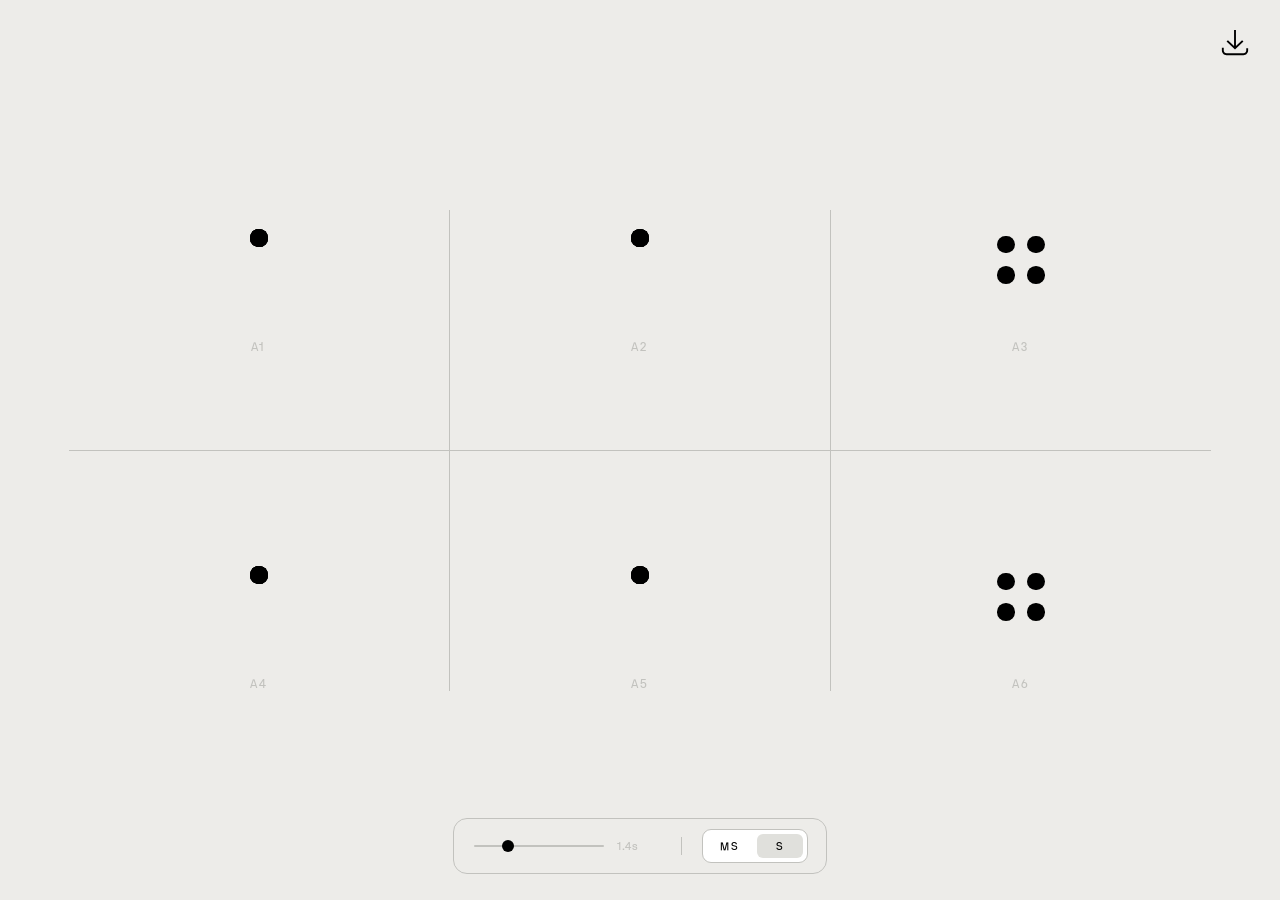
<file: components/css-loaders/css-loaders.html>
<!DOCTYPE html>
<html lang="en">
<head>
  <meta charset="UTF-8" />
  <meta name="viewport" content="width=device-width, initial-scale=1" />
  <title>CSS Loaders — component preview</title>
  <link rel="stylesheet" href="../../TOKENS/tokens.css" />
  <link rel="stylesheet" href="css-loaders.css" />
</head>
<body>
  <div class="loaders" id="loaders-root">
    <button class="loaders__download" id="loaders-download" type="button" aria-label="Download SVG">
      <svg width="30" height="30" viewBox="0 0 32 32" fill="none" xmlns="http://www.w3.org/2000/svg" aria-hidden="true">
        <path d="M4 24C4 25.6569 5.34315 27 7 27H25C26.6569 27 28 25.6569 28 24V21.5381H30V24C30 26.7614 27.7614 29 25 29H7C4.23858 29 2 26.7614 2 24V21H4V24Z" fill="#000000"></path>
        <path d="M17 19.25L23.5381 13L25 14.3975L16 23L7 14.3975L8.46191 13L15 19.25V2H17V19.25Z" fill="#000000"></path>
      </svg>
    </button>

    <div class="loaders__grid">
      <div class="loaders__rack">
        <div class="loaders__cell">
          <div class="loaders__stage">
            <div class="loaders__diamond-flow" aria-hidden="true">
              <span class="loaders__arm"></span>
              <span class="loaders__arm"></span>
              <span class="loaders__arm"></span>
              <span class="loaders__arm"></span>
            </div>
          </div>
          <div class="loaders__tag">A1</div>
        </div>

        <div class="loaders__cell">
          <div class="loaders__stage">
            <div class="loaders__diamond-joint" aria-hidden="true">
              <span class="loaders__arm"></span>
              <span class="loaders__arm"></span>
              <span class="loaders__arm"></span>
              <span class="loaders__arm"></span>
            </div>
          </div>
          <div class="loaders__tag">A2</div>
        </div>

        <div class="loaders__cell">
          <div class="loaders__stage">
            <div class="loaders__orbit" aria-hidden="true">
              <div class="loaders__orbit-scale">
                <span class="loaders__orbit-dot loaders__orbit-dot--tl"></span>
                <span class="loaders__orbit-dot loaders__orbit-dot--tr"></span>
                <span class="loaders__orbit-dot loaders__orbit-dot--bl"></span>
                <span class="loaders__orbit-dot loaders__orbit-dot--br"></span>
              </div>
            </div>
          </div>
          <div class="loaders__tag">A3</div>
        </div>
      </div>

      <div class="loaders__rack loaders__settle">
        <div class="loaders__cell">
          <div class="loaders__stage">
            <div class="loaders__diamond-flow" aria-hidden="true">
              <span class="loaders__arm"></span>
              <span class="loaders__arm"></span>
              <span class="loaders__arm"></span>
              <span class="loaders__arm"></span>
            </div>
          </div>
          <div class="loaders__tag">A4</div>
        </div>

        <div class="loaders__cell">
          <div class="loaders__stage">
            <div class="loaders__diamond-joint" aria-hidden="true">
              <span class="loaders__arm"></span>
              <span class="loaders__arm"></span>
              <span class="loaders__arm"></span>
              <span class="loaders__arm"></span>
            </div>
          </div>
          <div class="loaders__tag">A5</div>
        </div>

        <div class="loaders__cell">
          <div class="loaders__stage">
            <div class="loaders__orbit" aria-hidden="true">
              <div class="loaders__orbit-scale">
                <span class="loaders__orbit-dot loaders__orbit-dot--tl"></span>
                <span class="loaders__orbit-dot loaders__orbit-dot--tr"></span>
                <span class="loaders__orbit-dot loaders__orbit-dot--bl"></span>
                <span class="loaders__orbit-dot loaders__orbit-dot--br"></span>
              </div>
            </div>
          </div>
          <div class="loaders__tag">A6</div>
        </div>
      </div>
    </div>

    <div class="loaders__dock">
      <div class="loaders__speed">
        <input
          class="loaders__range"
          id="loaders-range"
          type="range"
          min="0.6"
          max="4"
          step="0.1"
          value="1.4"
          aria-label="Animation speed"
        />
        <span class="loaders__speed-value" id="loaders-speed-value">1.4s</span>
      </div>
      <div class="loaders__divider" aria-hidden="true"></div>
      <div class="loaders__unit" id="loaders-unit">
        <span class="loaders__unit-btn loaders__unit-btn--active" id="loaders-unit-ms">MS</span>
        <span class="loaders__unit-btn" id="loaders-unit-s">S</span>
      </div>
    </div>
  </div>

  <script src="css-loaders.js"></script>
</body>
</html>
</file>
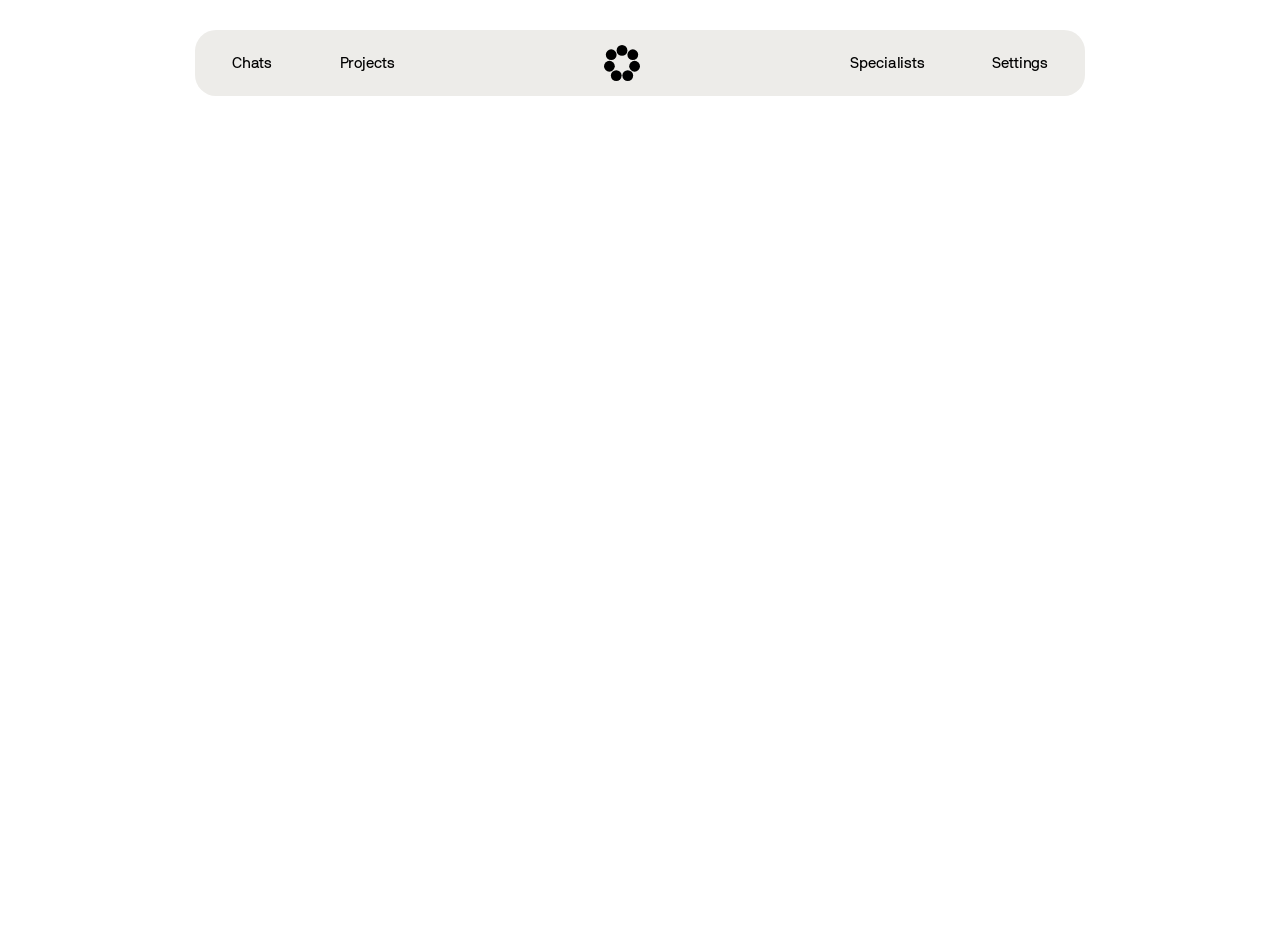
<file: components/intelligence-nav/intelligence-nav.html>
<!DOCTYPE html>
<html lang="en">
<head>
  <meta charset="UTF-8" />
  <meta name="viewport" content="width=device-width, initial-scale=1" />
  <title>Intelligence nav · 130576:121404 artboard</title>
  <link rel="stylesheet" href="../../TOKENS/tokens.css" />
  <link rel="stylesheet" href="intelligence-nav.css?v=172230" />
  <style>
    html, body {
      margin: 0;
      padding: 0;
      height: 100%;
      overflow: hidden;
      background: #ffffff;
    }
    body {
      display: flex;
      flex-direction: column;
      align-items: center;
      justify-content: flex-start;
      padding-top: 30px;
      padding-inline: var(--space-lg);
    }
  </style>
</head>
<body>
  <nav class="intelligence-nav" aria-label="Intelligence" id="intelligence-nav-demo" data-layout="130576-121404">
    <div class="intelligence-nav__frame">
      <div class="intelligence-nav__bar">
        <div class="intelligence-nav__bar-cluster">
          <div class="intelligence-nav__bar-row">
            <span class="intelligence-nav__indicator" aria-hidden="true"></span>
            <div class="intelligence-nav__group">
              <button
                type="button"
                class="intelligence-nav__item intelligence-nav__item--chats"
                id="intelligence-nav-chats-trigger"
                aria-expanded="false"
                aria-controls="intelligence-nav-chats-panel"
              >
                Chats
              </button>
              <button type="button" class="intelligence-nav__item" tabindex="-1">
                Projects
              </button>
            </div>

            <div class="intelligence-nav__mark" aria-hidden="true">
              <img
                src="../../assets/Icons/AI.svg"
                alt=""
                width="48"
                height="48"
                decoding="async"
              />
            </div>

            <div class="intelligence-nav__group">
              <button type="button" class="intelligence-nav__item" tabindex="-1">
                Specialists
              </button>
              <button type="button" class="intelligence-nav__item" tabindex="-1">
                Settings
              </button>
            </div>
          </div>

          <div
            class="intelligence-nav__chats-panel"
            id="intelligence-nav-chats-panel"
            role="region"
            aria-labelledby="intelligence-nav-chats-trigger"
          >
            <div class="intelligence-nav__chats-panel-inner">
              <div class="intelligence-nav__chats-body">
                <div class="intelligence-nav__search">
                  <img class="intelligence-nav__search-icon" src="../../assets/Icons/magnifying-glass.svg" alt="" width="24" height="24" aria-hidden="true" decoding="async" />
                  <img class="intelligence-nav__search-cursor" src="../../assets/Icons/cursor.svg" alt="" width="3" height="24" aria-hidden="true" decoding="async" />
                  <p class="intelligence-nav__search-placeholder">Search Chats</p>
                </div>

                <ul class="intelligence-nav__list">
                  <li class="intelligence-nav__list-row">
                    <p class="intelligence-nav__list-title">Werner's Nomenclature of Colours</p>
                    <span class="intelligence-nav__list-thumb" aria-hidden="true"></span>
                    <p class="intelligence-nav__list-count">2</p>
                  </li>
                  <li class="intelligence-nav__list-row intelligence-nav__list-row--full">
                    <p class="intelligence-nav__list-title">Employee Hub Graduated Engagement Architecture</p>
                    <span class="intelligence-nav__list-thumb intelligence-nav__list-thumb--wide" aria-hidden="true"></span>
                    <p class="intelligence-nav__list-count">4</p>
                  </li>
                  <li class="intelligence-nav__list-row">
                    <p class="intelligence-nav__list-title">Cursor Trajectory Prediction</p>
                    <span class="intelligence-nav__list-thumb intelligence-nav__list-thumb--mid" aria-hidden="true"></span>
                    <p class="intelligence-nav__list-count">4</p>
                  </li>
                  <li class="intelligence-nav__list-row">
                    <p class="intelligence-nav__list-title">Ambient Presence Widget — Context Menu</p>
                    <span class="intelligence-nav__list-thumb intelligence-nav__list-thumb--mid" aria-hidden="true"></span>
                    <p class="intelligence-nav__list-count">4</p>
                  </li>
                  <li class="intelligence-nav__list-row intelligence-nav__list-row--full">
                    <p class="intelligence-nav__list-title">Visual Processing Latency Studies — Cognitive Load</p>
                    <span class="intelligence-nav__list-thumb intelligence-nav__list-thumb--wide" aria-hidden="true"></span>
                    <p class="intelligence-nav__list-count">4</p>
                  </li>
                  <li class="intelligence-nav__list-row">
                    <p class="intelligence-nav__list-title">Symbiocene Motion Identity — Principles in Rive</p>
                    <span class="intelligence-nav__list-thumb" aria-hidden="true"></span>
                    <p class="intelligence-nav__list-count">2</p>
                  </li>
                  <li class="intelligence-nav__list-row">
                    <p class="intelligence-nav__list-title">Q3 OKR Alignment Milestones</p>
                    <span class="intelligence-nav__list-thumb" aria-hidden="true"></span>
                    <p class="intelligence-nav__list-count">2</p>
                  </li>
                  <li class="intelligence-nav__list-row intelligence-nav__list-row--full">
                    <p class="intelligence-nav__list-title">26’ Strategic Presentation — SVP Leadership Readout</p>
                    <span class="intelligence-nav__list-thumb intelligence-nav__list-thumb--wide" aria-hidden="true"></span>
                    <p class="intelligence-nav__list-count">4</p>
                  </li>
                  <li class="intelligence-nav__list-row">
                    <p class="intelligence-nav__list-title">Bateson Ecology of Mind</p>
                    <span class="intelligence-nav__list-thumb intelligence-nav__list-thumb--mid" aria-hidden="true"></span>
                    <p class="intelligence-nav__list-count">4</p>
                  </li>
                  <li class="intelligence-nav__list-row">
                    <p class="intelligence-nav__list-title">Anthropic Design Token System</p>
                    <span class="intelligence-nav__list-thumb intelligence-nav__list-thumb--mid" aria-hidden="true"></span>
                    <p class="intelligence-nav__list-count">4</p>
                  </li>
                </ul>
              </div>
            </div>
          </div>
        </div>
      </div>
    </div>
  </nav>

  <script src="intelligence-nav.js?v=172230"></script>
</body>
</html>
</file>
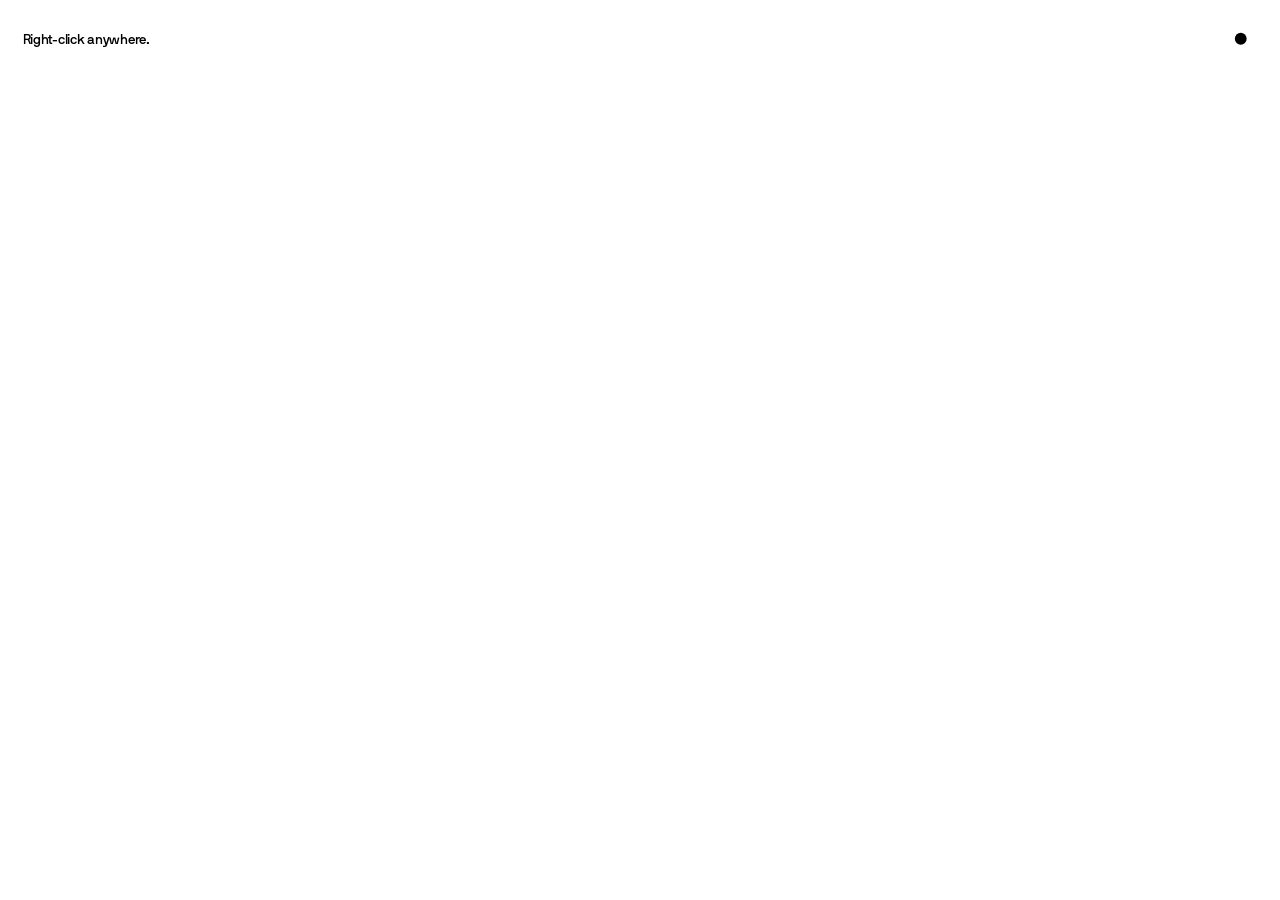
<file: components/right-click/right-click.html>
<!DOCTYPE html>
<html lang="en">
<head>
  <meta charset="UTF-8" />
  <meta name="viewport" content="width=device-width, initial-scale=1" />
  <title>Right-click · 131123:807418</title>
  <link rel="stylesheet" href="../../TOKENS/tokens.css" />
  <link rel="stylesheet" href="right-click.css?v=11" />
</head>
<body>
  <div class="right-click" id="right-click-demo" data-node-ref="131123:807418">
    <div class="right-click__toolbar">
      <p class="right-click__hint">Right-click anywhere.</p>
      <button type="button" class="right-click__theme-toggle" aria-label="Toggle dark mode" data-theme-toggle>
        <svg class="right-click__theme-icon" viewBox="0 0 20 20" aria-hidden="true">
          <circle cx="10" cy="10" r="8.75" fill="currentColor"/>
        </svg>
      </button>
    </div>
    <div class="right-click__surface" aria-label="Custom context menu target"></div>

    <ul class="right-click__menu" id="right-click-menu" role="menu" aria-label="Actions" aria-hidden="true">
      <li role="none">
        <button type="button" class="right-click__row right-click__row--icon" role="menuitem">
          <span class="right-click__label">Send</span>
          <span class="right-click__icon" aria-hidden="true">
            <img class="right-click__icon-line" src="../../assets/Icons/send.svg" alt="" width="24" height="24" decoding="async" />
            <img class="right-click__icon-fill" src="../../assets/Icons/send-filled.svg" alt="" width="24" height="24" decoding="async" />
          </span>
        </button>
      </li>

      <li role="separator"><hr class="right-click__divider" /></li>

      <li role="none">
        <button type="button" class="right-click__row right-click__row--icon" role="menuitem">
          <span class="right-click__label">Summarize</span>
          <span class="right-click__icon" aria-hidden="true">
            <img class="right-click__icon-line" src="../../assets/Icons/document-txt.svg" alt="" width="24" height="24" decoding="async" />
            <img class="right-click__icon-fill" src="../../assets/Icons/document-txt-filled.svg" alt="" width="24" height="24" decoding="async" />
          </span>
        </button>
      </li>

      <li role="none">
        <button type="button" class="right-click__row right-click__row--icon" role="menuitem">
          <span class="right-click__label">Ask</span>
          <span class="right-click__icon" aria-hidden="true">
            <img class="right-click__icon-line" src="../../assets/Icons/chat.svg" alt="" width="24" height="24" decoding="async" />
            <img class="right-click__icon-fill" src="../../assets/Icons/chat-filled.svg" alt="" width="24" height="24" decoding="async" />
          </span>
        </button>
      </li>

      <li role="none">
        <button type="button" class="right-click__row right-click__row--icon" role="menuitem">
          <span class="right-click__label">Modify</span>
          <span class="right-click__icon" aria-hidden="true">
            <img class="right-click__icon-line" src="../../assets/Icons/plus.svg" alt="" width="24" height="24" decoding="async" />
            <img class="right-click__icon-fill" src="../../assets/Icons/plus-filled.svg" alt="" width="24" height="24" decoding="async" />
          </span>
        </button>
      </li>

      <li role="separator"><hr class="right-click__divider" /></li>

      <li role="none">
        <button type="button" class="right-click__row right-click__row--icon" role="menuitem">
          <span class="right-click__label">Settings</span>
          <span class="right-click__icon" aria-hidden="true">
            <img class="right-click__icon-line" src="../../assets/Icons/gear.svg" alt="" width="24" height="24" decoding="async" />
            <img class="right-click__icon-fill" src="../../assets/Icons/gear-filled.svg" alt="" width="24" height="24" decoding="async" />
          </span>
        </button>
      </li>

      <li role="none">
        <button type="button" class="right-click__row right-click__row--icon" role="menuitem">
          <span class="right-click__label">Plugins</span>
          <span class="right-click__icon" aria-hidden="true">
            <img class="right-click__icon-line" src="../../assets/Icons/ellipsis-v.svg" alt="" width="24" height="24" decoding="async" />
            <img class="right-click__icon-fill" src="../../assets/Icons/ellipsis-v-filled.svg" alt="" width="24" height="24" decoding="async" />
          </span>
        </button>
      </li>

      <li role="none">
        <button type="button" class="right-click__row right-click__row--icon" role="menuitem">
          <span class="right-click__label">Compliance</span>
          <span class="right-click__icon" aria-hidden="true">
            <img class="right-click__icon-line" src="../../assets/Icons/ellipsis-v.svg" alt="" width="24" height="24" decoding="async" />
            <img class="right-click__icon-fill" src="../../assets/Icons/ellipsis-v-filled.svg" alt="" width="24" height="24" decoding="async" />
          </span>
        </button>
      </li>
    </ul>
  </div>

  <script src="right-click.js?v=6"></script>
</body>
</html>
</file>
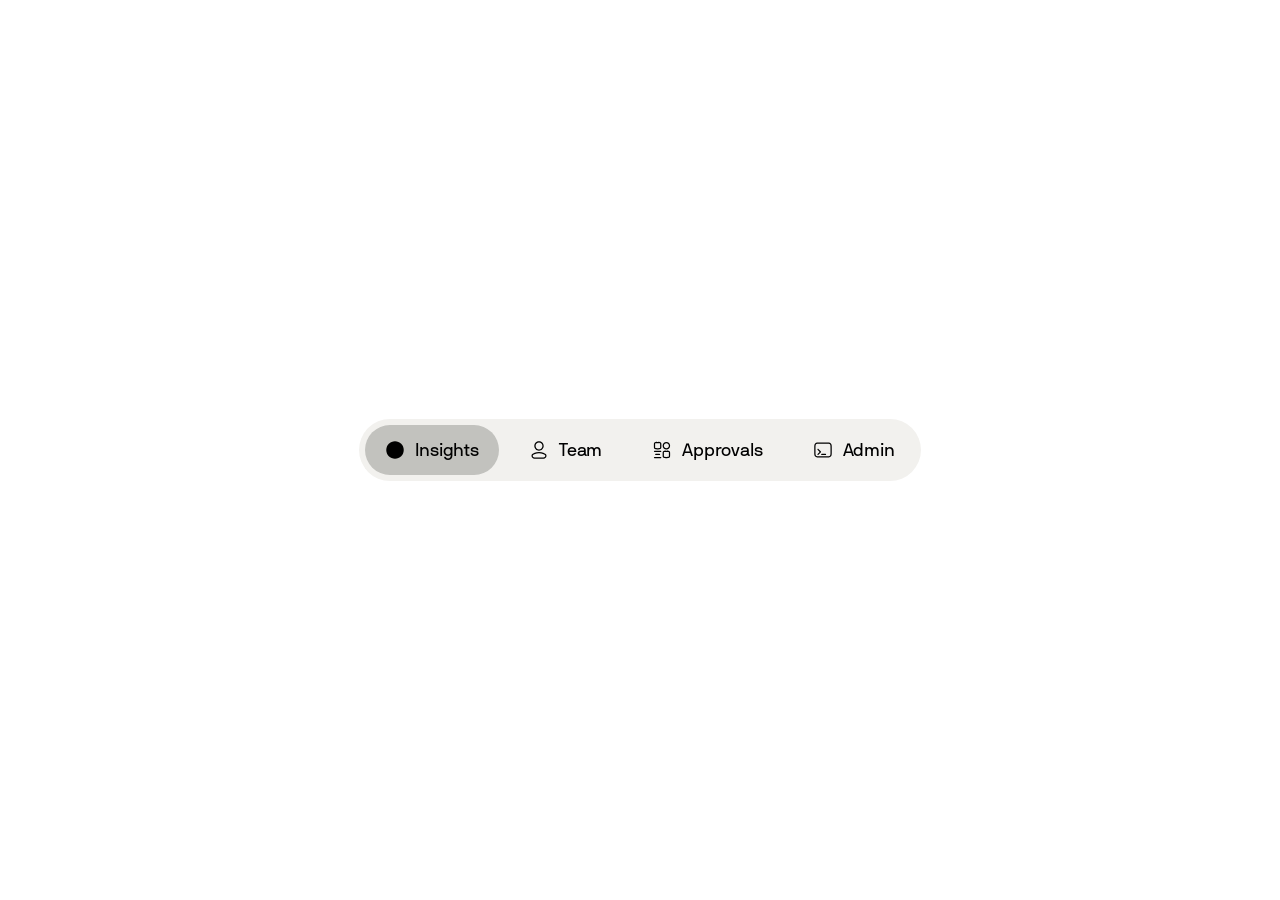
<file: components/tabs/tabs.html>
<!DOCTYPE html>
<html lang="en">
<head>
  <meta charset="UTF-8" />
  <meta name="viewport" content="width=device-width, initial-scale=1" />
  <title>Tabs — component preview</title>
  <link rel="stylesheet" href="../../TOKENS/tokens.css" />
  <link rel="stylesheet" href="tabs.css" />
  <style>
    body {
      margin: 0;
      height: 100vh;
      display: grid;
      place-items: center;
      background: #ffffff;
    }
  </style>
</head>
<body>
  <div
    class="tabs"
    role="tablist"
    aria-label="Workspace sections"
    id="tabs-workspace"
  >
    <div class="tabs__indicator" aria-hidden="true"></div>

    <button
      type="button"
      class="tabs__tab"
      role="tab"
      id="tab-insights"
      aria-selected="true"
      aria-controls="panel-insights"
      tabindex="0"
    >
      <span class="tabs__icon" aria-hidden="true">
        <img class="tabs__icon-default" src="../../assets/Icons/circle-thick.svg" alt="" width="20" height="20" decoding="async" />
        <img class="tabs__icon-filled" src="../../assets/Icons/circle-thick-filled.svg" alt="" width="20" height="20" decoding="async" />
      </span>
      <span class="tabs__label">Insights</span>
    </button>

    <button
      type="button"
      class="tabs__tab"
      role="tab"
      id="tab-team"
      aria-selected="false"
      aria-controls="panel-team"
      tabindex="-1"
    >
      <span class="tabs__icon" aria-hidden="true">
        <img class="tabs__icon-default" src="../../assets/Icons/user.svg" alt="" width="20" height="20" decoding="async" />
        <img class="tabs__icon-filled" src="../../assets/Icons/user-filled.svg" alt="" width="20" height="20" decoding="async" />
      </span>
      <span class="tabs__label">Team</span>
    </button>

    <button
      type="button"
      class="tabs__tab"
      role="tab"
      id="tab-approvals"
      aria-selected="false"
      aria-controls="panel-approvals"
      tabindex="-1"
    >
      <span class="tabs__icon" aria-hidden="true">
        <img class="tabs__icon-default" src="../../assets/Icons/grid-four.svg" alt="" width="20" height="20" decoding="async" />
        <img class="tabs__icon-filled" src="../../assets/Icons/grid-four-filled.svg" alt="" width="20" height="20" decoding="async" />
      </span>
      <span class="tabs__label">Approvals</span>
    </button>

    <button
      type="button"
      class="tabs__tab"
      role="tab"
      id="tab-admin"
      aria-selected="false"
      aria-controls="panel-admin"
      tabindex="-1"
    >
      <span class="tabs__icon" aria-hidden="true">
        <img class="tabs__icon-default" src="../../assets/Icons/console.svg" alt="" width="20" height="20" decoding="async" />
        <img class="tabs__icon-filled" src="../../assets/Icons/console-filled.svg" alt="" width="20" height="20" decoding="async" />
      </span>
      <span class="tabs__label">Admin</span>
    </button>
  </div>

  <div class="tabs-visually-hidden" id="panel-insights" role="tabpanel" aria-labelledby="tab-insights" hidden>
    Insights
  </div>
  <div class="tabs-visually-hidden" id="panel-team" role="tabpanel" aria-labelledby="tab-team" hidden>
    Team
  </div>
  <div class="tabs-visually-hidden" id="panel-approvals" role="tabpanel" aria-labelledby="tab-approvals" hidden>
    Approvals
  </div>
  <div class="tabs-visually-hidden" id="panel-admin" role="tabpanel" aria-labelledby="tab-admin" hidden>
    Admin
  </div>

  <script src="tabs.js"></script>
</body>
</html>
</file>
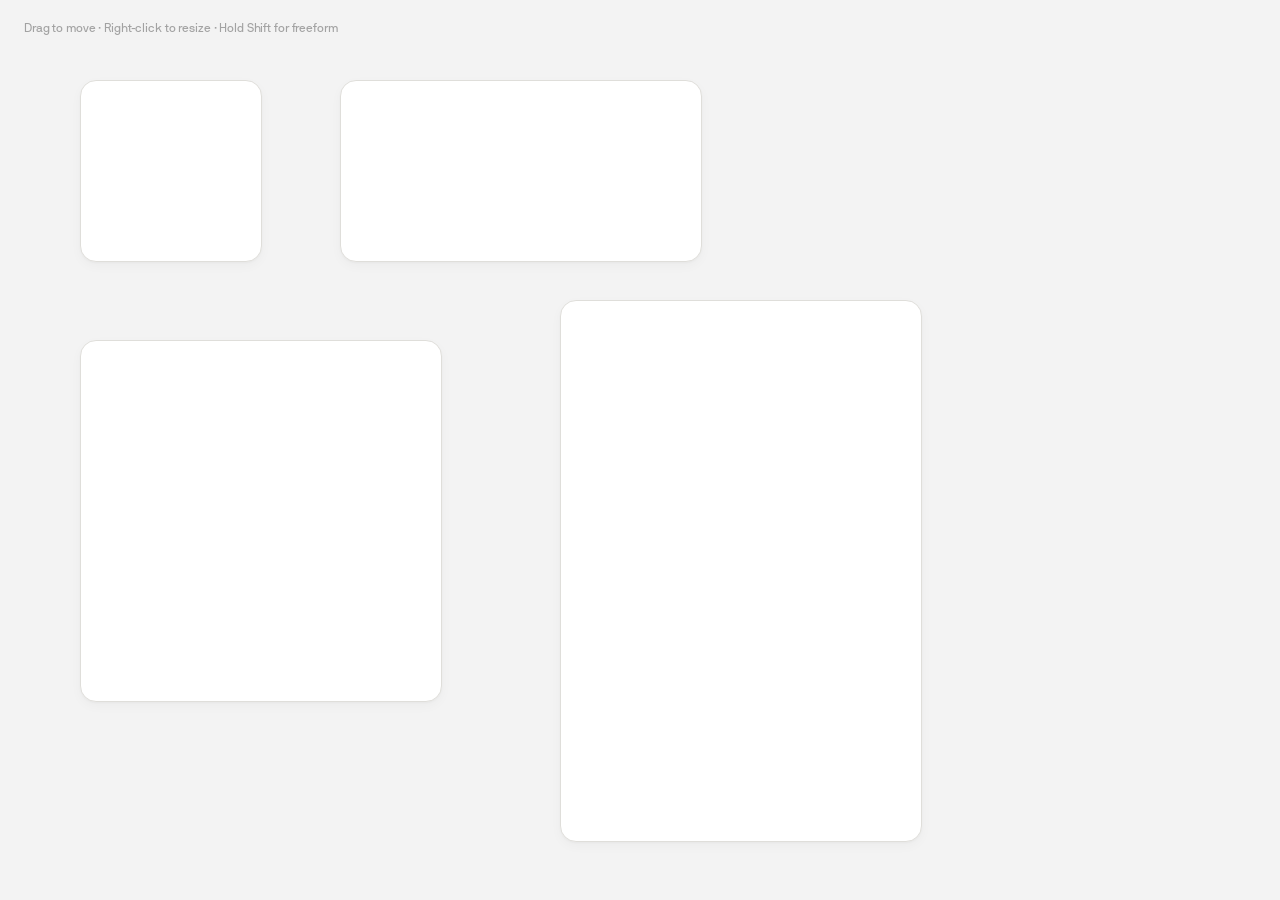
<file: components/widgets/widgets.html>
<!DOCTYPE html>
<html lang="en">
<head>
  <meta charset="UTF-8" />
  <meta name="viewport" content="width=device-width, initial-scale=1" />
  <title>Widgets · Snap Canvas</title>
  <link rel="stylesheet" href="../../TOKENS/tokens.css" />
  <link rel="stylesheet" href="widgets.css" />
</head>
<body>
  <div class="widgets" id="widgets-canvas">
    <p class="widgets__hint">Drag to move · Right-click to resize · Hold Shift for freeform</p>

    <div class="widgets__card" data-size="small" style="left: 80px; top: 80px;">
      <span class="widgets__card-label">S · 180×180</span>
    </div>

    <div class="widgets__card" data-size="medium" style="left: 340px; top: 80px;">
      <span class="widgets__card-label">M · 360×180</span>
    </div>

    <div class="widgets__card" data-size="large" style="left: 80px; top: 340px;">
      <span class="widgets__card-label">L · 360×360</span>
    </div>

    <div class="widgets__card" data-size="xl" style="left: 560px; top: 300px;">
      <span class="widgets__card-label">XL · 360×540</span>
    </div>

    <ul class="widgets__menu" id="widgets-menu" role="menu" aria-label="Widget size" aria-hidden="true">
      <li role="none">
        <button type="button" class="widgets__menu-item" role="menuitem" data-set-size="small">
          <span class="widgets__menu-label">S</span>
          <span class="widgets__menu-dim">180x180</span>
        </button>
      </li>
      <li role="none">
        <button type="button" class="widgets__menu-item" role="menuitem" data-set-size="medium">
          <span class="widgets__menu-label">M</span>
          <span class="widgets__menu-dim">360x180</span>
        </button>
      </li>
      <li role="none">
        <button type="button" class="widgets__menu-item" role="menuitem" data-set-size="large">
          <span class="widgets__menu-label">L</span>
          <span class="widgets__menu-dim">360x360</span>
        </button>
      </li>
      <li role="none">
        <button type="button" class="widgets__menu-item" role="menuitem" data-set-size="xl">
          <span class="widgets__menu-label">XL</span>
          <span class="widgets__menu-dim">360x540</span>
        </button>
      </li>
    </ul>
  </div>

  <script src="widgets.js"></script>
</body>
</html>
</file>
<file: TOKENS/tokens.css>
/* ═══════════════════════════════════════════════
   Intelligence Design System — Token Layer
   OKLCH is source of truth. Hex is derived.
   ═══════════════════════════════════════════════ */

:root {

  /* ─── Green Family (H≈139.3°) ─── */
  --color-green-950: oklch(17.94% 0.0455 139.3);
  --color-green-900: oklch(23.82% 0.0567 139.3);
  --color-green-800: oklch(31.46% 0.0734 139.3);
  --color-green-700: oklch(44.19% 0.0780 139.3);  /* chroma peak */
  --color-green-600: oklch(56.92% 0.0580 139.3);
  --color-green-500: oklch(69.66% 0.0350 139.3);
  --color-green-300: oklch(82.39% 0.0180 139.3);
  --color-green-100: oklch(95.12% 0.0080 139.3);

  /* Hex fallbacks */
  --color-green-950-hex: #061502;
  --color-green-900-hex: #0F2408;
  --color-green-800-hex: #1B3A13;
  --color-green-700-hex: #3B5D32;
  --color-green-600-hex: #657F5E;
  --color-green-500-hex: #92A38E;
  --color-green-300-hex: #BFC8BD;
  --color-green-100-hex: #ECF0EB;


  /* ─── Warm Neutral (H≈80–107°, hue-locked) ─── */
  /* Full token set to be added as palette finalizes */
  /* Anchors: */
  --color-warm-950: oklch(22% 0.012 95);     /* ~#1C1917 */
  --color-warm-50:  oklch(98% 0.005 95);     /* ~#F0EFE9 */


  /* ─── True Neutral (H=0, C=0) ─── */
  --color-neutral-950: oklch(15.2% 0 0);
  --color-neutral-900: oklch(22.0% 0 0);
  --color-neutral-800: oklch(30.0% 0 0);
  --color-neutral-700: oklch(40.0% 0 0);
  --color-neutral-600: oklch(50.0% 0 0);
  --color-neutral-500: oklch(60.0% 0 0);
  --color-neutral-400: oklch(70.0% 0 0);
  --color-neutral-300: oklch(80.0% 0 0);
  --color-neutral-200: oklch(88.0% 0 0);
  --color-neutral-100: oklch(94.0% 0 0);
  --color-neutral-75:  oklch(96.5% 0 0);
  --color-neutral-50:  oklch(98.0% 0 0);
  --color-neutral-25:  oklch(99.2% 0 0);


  /* ─── Semantic Mapping ─── */
  /* Map tokens to roles — update as system develops */
  --color-surface-primary: var(--color-warm-50);
  --color-surface-elevated: var(--color-neutral-25);
  --color-text-primary: var(--color-warm-950);
  --color-text-secondary: var(--color-neutral-600);
  --color-accent: var(--color-green-700);
  --color-accent-subtle: var(--color-green-100);


  /* ─── Motion: Meet · Still · Breathe ─── */

  /* Meet — arrival. Quick intention, sharp peak, long graceful settle. */
  /* Source: AE 3-point speed graph
     KF1: t=0.000s  speed=0 px/s      influence_out=49.59%
     KF2: t=0.533s  speed=8106 px/s   influence_in=16.97%, out=7.61%
     KF3: t=1.000s  speed=0 px/s      influence_in=100%              */
  --motion-meet-duration: 1000ms;
  --motion-meet-ease: linear(
    0.0000, 0.0058, 0.0215, 0.0467, 0.0806,
    0.1225, 0.1718, 0.2278, 0.2899, 0.3574,
    0.4296, 0.5055, 0.5809, 0.6548, 0.7266,
    0.7953, 0.8589, 0.9148, 0.9597, 0.9897,
    1.0000
  );
  /* 2-point Flow approximation: */
  --motion-meet-ease-fallback: cubic-bezier(0.66, 0.20, 0.00, 1.00);

  /* Still — holding. Continuous subtle presence. */
  --motion-still-duration: 2000ms;
  --motion-still-ease: linear(0, 0.1, 0.2, 0.3, 0.4, 0.5, 0.6, 0.7, 0.8, 0.9, 1);

  /* Breathe — continuing. Rhythmic, never stops. */
  --motion-breathe-duration: 4000ms;
  --motion-breathe-ease: ease-in-out;
  --motion-breathe-iteration: infinite;
  --motion-breathe-direction: alternate;

  /* Spring configs (for JS animation libraries) */
  --spring-meet-tension: 170;
  --spring-meet-friction: 26;
  --spring-meet-mass: 1;

  --spring-breathe-tension: 40;
  --spring-breathe-friction: 10;
  --spring-breathe-mass: 1.5;


  /* ─── Typography ─── */
  /* Typeface tokens — update when Now Sans/Serif/Mono are selected */
  --font-sans: system-ui, -apple-system, sans-serif;
  --font-serif: Georgia, 'Times New Roman', serif;
  --font-mono: 'SF Mono', 'Fira Code', monospace;

  /* Scale — to be refined */
  --type-scale-xs: 0.75rem;
  --type-scale-sm: 0.875rem;
  --type-scale-base: 1rem;
  --type-scale-md: 1.125rem;
  --type-scale-lg: 1.5rem;
  --type-scale-xl: 2rem;
  --type-scale-2xl: 3rem;

  /* Leading by movement */
  --leading-stillness: 1.7;
  --leading-conviction: 1.25;
  --leading-warmth: 1.45;
  --leading-accountability: 1.35;


  /* ─── Spacing ─── */
  --space-xs: 0.25rem;
  --space-sm: 0.5rem;
  --space-md: 1rem;
  --space-lg: 1.5rem;
  --space-xl: 2rem;
  --space-2xl: 3rem;
  --space-3xl: 4rem;
  --space-4xl: 6rem;
}
</file>
<file: components/css-loaders/css-loaders.css>
/* CSS Loaders — three Breathe variants with speed dock. */

@font-face {
  font-family: "NB International Pro";
  font-style: normal;
  font-weight: 400;
  font-display: swap;
  src: url("../../assets/Type/NB%20International%20Pro/NBInternationalPro-Regular.otf") format("opentype");
}

*,
*::before,
*::after {
  box-sizing: border-box;
}

html,
body {
  margin: 0;
  height: 100%;
  overflow: hidden;
}

.loaders {
  --loaders-bg: #edece9;
  --loaders-dot: #000000;
  --loaders-line: #c2c2be;
  --loaders-flow: cubic-bezier(0.66, 0.2, 0, 1);
  --loaders-speed: 1.4s;
  --loaders-stag-flow: 0.064;
  --loaders-cell-pad-x: 140px;
  --loaders-row-pad-y: 96px;

  height: 100vh;
  background: var(--loaders-bg);
  color: var(--loaders-line);
  font-family: "NB International Pro", var(--font-sans, system-ui, sans-serif);
  display: flex;
  align-items: center;
  justify-content: center;
  padding: 48px;
}

.loaders__grid {
  display: flex;
  flex-direction: column;
}

.loaders__rack {
  display: flex;
  align-items: stretch;
}

.loaders__rack + .loaders__rack .loaders__cell {
  border-top: 1px solid var(--loaders-line);
  padding-top: var(--loaders-row-pad-y);
}

.loaders__rack:first-child .loaders__cell {
  padding-bottom: var(--loaders-row-pad-y);
}

.loaders__settle {
  --loaders-flow: linear(
    0.0000,
    0.0076 6.1%,
    0.0344 12.6%,
    0.0787 18.3%,
    0.1386 23.4%,
    0.2007 27.5%,
    0.2716 31.3%,
    0.5614 44.5%,
    0.6776 50.4%,
    0.7822 56.9%,
    0.8595 63.4%,
    0.9225 71.1%,
    0.9478 75.5%,
    0.9685 80.3%,
    0.9919 89.4%,
    1.0000
  );
}

.loaders__cell {
  display: flex;
  flex-direction: column;
  align-items: center;
  justify-content: center;
  gap: 30px;
  padding: 0 var(--loaders-cell-pad-x);
  border-right: 1px solid var(--loaders-line);
}

.loaders__cell:last-child {
  border-right: none;
}

.loaders__stage {
  width: 100px;
  height: 100px;
  display: flex;
  align-items: center;
  justify-content: center;
}

.loaders__tag {
  font-size: 12px;
  letter-spacing: 0.2em;
  color: var(--loaders-line);
}

@keyframes loaders-spin {
  from {
    transform: rotate(var(--loaders-base));
  }

  to {
    transform: rotate(calc(var(--loaders-base) + 360deg));
  }
}

@keyframes loaders-orbit-rotate {
  from {
    transform: rotate(45deg);
  }

  to {
    transform: rotate(405deg);
  }
}

@keyframes loaders-orbit-pulse {
  0%,
  50%,
  100% {
    transform: scale(1);
  }

  25%,
  75% {
    transform: scale(1.22);
  }
}

.loaders__diamond-flow,
.loaders__diamond-joint {
  width: 3.8rem;
  height: 3.8rem;
  position: relative;
}

.loaders__diamond-flow .loaders__arm,
.loaders__diamond-joint .loaders__arm {
  position: absolute;
  inset: 0;
  display: flex;
  justify-content: center;
  animation: loaders-spin var(--loaders-speed) var(--loaders-flow) infinite;
}

.loaders__diamond-flow .loaders__arm::after,
.loaders__diamond-joint .loaders__arm::after {
  content: "";
  width: 1.1rem;
  height: 1.1rem;
  border-radius: 50%;
  background: var(--loaders-dot);
}

.loaders__diamond-flow .loaders__arm:nth-child(1) {
  --loaders-base: 0deg;
}

.loaders__diamond-flow .loaders__arm:nth-child(2) {
  --loaders-base: 90deg;
  animation-delay: calc(var(--loaders-speed) * var(--loaders-stag-flow) * -1);
}

.loaders__diamond-flow .loaders__arm:nth-child(3) {
  --loaders-base: 180deg;
  animation-delay: calc(var(--loaders-speed) * var(--loaders-stag-flow) * -2);
}

.loaders__diamond-flow .loaders__arm:nth-child(4) {
  --loaders-base: 270deg;
  animation-delay: calc(var(--loaders-speed) * var(--loaders-stag-flow) * -3);
}

.loaders__diamond-joint .loaders__arm {
  animation: loaders-spin calc(var(--loaders-speed) * 1.12) var(--loaders-flow) infinite;
}

.loaders__diamond-joint .loaders__arm:nth-child(1) {
  --loaders-base: 0deg;
}

.loaders__diamond-joint .loaders__arm:nth-child(2) {
  --loaders-base: 90deg;
  animation-delay: calc(var(--loaders-speed) * -0.028);
}

.loaders__diamond-joint .loaders__arm:nth-child(3) {
  --loaders-base: 180deg;
  animation-delay: calc(var(--loaders-speed) * -0.056);
}

.loaders__diamond-joint .loaders__arm:nth-child(4) {
  --loaders-base: 270deg;
  animation-delay: calc(var(--loaders-speed) * -0.084);
}

.loaders__orbit {
  width: 3rem;
  height: 3rem;
  position: relative;
  animation: loaders-orbit-rotate var(--loaders-speed) cubic-bezier(0.4, 0, 0.2, 1) infinite;
}

.loaders__settle .loaders__orbit {
  animation: loaders-orbit-rotate var(--loaders-speed) var(--loaders-flow) infinite;
}

.loaders__orbit-scale {
  position: absolute;
  inset: 0;
  animation: loaders-orbit-pulse var(--loaders-speed) var(--loaders-flow) infinite;
}

.loaders__orbit-dot {
  position: absolute;
  width: 1.1rem;
  height: 1.1rem;
  border-radius: 50%;
  background: var(--loaders-dot);
}

.loaders__orbit-dot--tl {
  top: 0;
  left: 0;
}

.loaders__orbit-dot--tr {
  top: 0;
  right: 0;
}

.loaders__orbit-dot--bl {
  bottom: 0;
  left: 0;
}

.loaders__orbit-dot--br {
  bottom: 0;
  right: 0;
}

.loaders__download {
  position: fixed;
  top: 22px;
  right: 24px;
  background: none;
  border: none;
  padding: 6px;
  cursor: pointer;
  line-height: 0;
}

.loaders__dock {
  position: fixed;
  left: 50%;
  bottom: 26px;
  transform: translateX(-50%);
  display: flex;
  align-items: center;
  gap: 20px;
  padding: 10px 18px;
  background: var(--loaders-bg);
  border: 1px solid var(--loaders-line);
  border-radius: 14px;
}

.loaders__speed {
  display: flex;
  align-items: center;
  gap: 11px;
}

.loaders__range {
  -webkit-appearance: none;
  appearance: none;
  width: 130px;
  height: 2px;
  background: var(--loaders-line);
  outline: none;
  border-radius: 2px;
  cursor: pointer;
}

.loaders__range::-webkit-slider-thumb {
  -webkit-appearance: none;
  appearance: none;
  width: 12px;
  height: 12px;
  border-radius: 50%;
  background: var(--loaders-dot);
}

.loaders__range::-moz-range-thumb {
  width: 12px;
  height: 12px;
  border: none;
  border-radius: 50%;
  background: var(--loaders-dot);
}

.loaders__speed-value {
  font-size: 11px;
  letter-spacing: 0.06em;
  color: var(--loaders-line);
  min-width: 44px;
}

.loaders__divider {
  width: 1px;
  height: 18px;
  background: var(--loaders-line);
}

.loaders__unit {
  display: flex;
  gap: 4px;
  padding: 4px;
  border: 1px solid var(--loaders-line);
  border-radius: 9px;
  background: #ffffff;
  cursor: pointer;
  user-select: none;
  touch-action: none;
}

.loaders__unit-btn {
  display: flex;
  align-items: center;
  justify-content: center;
  width: 46px;
  height: 24px;
  font-size: 11px;
  letter-spacing: 0.14em;
  color: var(--loaders-dot);
  border-radius: 6px;
  transition: background 120ms ease;
}

.loaders__unit-btn--active {
  background: #e0e0dc;
}

@media (max-width: 640px) {
  .loaders__grid {
    width: 100%;
  }

  .loaders__rack {
    flex-direction: column;
  }

  .loaders__rack + .loaders__rack .loaders__cell {
    border-top: none;
    padding-top: 0;
  }

  .loaders__rack:first-child .loaders__cell {
    padding-bottom: 0;
  }

  .loaders__rack:first-child .loaders__cell:last-child {
    padding-bottom: var(--loaders-row-pad-y);
    border-bottom: 1px solid var(--loaders-line);
  }

  .loaders__rack + .loaders__rack .loaders__cell:first-child {
    padding-top: var(--loaders-row-pad-y);
  }

  .loaders__cell {
    border-right: none;
    border-bottom: 1px solid var(--loaders-line);
    padding: 72px 0;
  }

  .loaders__rack:last-child .loaders__cell:last-child {
    border-bottom: none;
  }
}

@media (prefers-reduced-motion: reduce) {
  .loaders__arm,
  .loaders__orbit,
  .loaders__orbit-scale {
    animation-duration: 0.01ms !important;
    animation-iteration-count: 1 !important;
  }
}
</file>
<file: components/intelligence-nav/intelligence-nav.css>
/* Default: pill row on #edece9. Chats hover: tray opens; Chats keeps white fill (130576:121404). */

/* Force custom cursor across the entire page */
html, html *, html *::before, html *::after {
  cursor: url("../../assets/Icons/Cursor_000.svg") 2 1, default !important;
}

@font-face {
  font-family: "NB International Pro";
  font-style: normal;
  font-weight: 400;
  font-display: swap;
  src: url("../../assets/Type/NB%20International%20Pro/NBInternationalPro-Regular.otf") format("opentype");
}

@font-face {
  font-family: "NB International Pro";
  font-style: normal;
  font-weight: 700;
  font-display: swap;
  src: url("../../assets/Type/NB%20International%20Pro/NBInternationalPro-Bold.otf") format("opentype");
}


.intelligence-nav {
  --inv-cursor: url("../../assets/Icons/Cursor_000.svg") 2 1, default;
  display: block;
  width: 100%;
  margin-inline: auto;

  /* 130576:121404 · Figma values × --inv-scale, preserving all proportions. */
  --inv-scale: 0.75;
  --inv-nav-max: calc(1187px * var(--inv-scale));
  max-width: var(--inv-nav-max);
  --inv-track: #edece9;
  --inv-item-fill: #ffffff;
  --inv-text: #000000;
  --inv-search-muted: #c2c2be;
  --inv-radius-collapsed: calc(28px * var(--inv-scale));
  --inv-radius-bar-open: calc(20px * var(--inv-scale));

  --inv-pad-collapsed: calc(10px * var(--inv-scale));
  --inv-pad-frame-open-tb: calc(10px * var(--inv-scale));
  --inv-pad-frame-open-x: calc(20px * var(--inv-scale));
  --inv-pad-frame-open-b: calc(20px * var(--inv-scale));
  --inv-tray-gap: calc(20px * var(--inv-scale));
  --inv-gap-main: calc(240px * var(--inv-scale));
  --inv-gap-items: calc(10px * var(--inv-scale));
  --inv-item-pad-x: calc(40px * var(--inv-scale));
  --inv-item-pad-y: calc(24px * var(--inv-scale));
  --inv-item-radius: calc(18px * var(--inv-scale));
  --inv-font-size: calc(20px * var(--inv-scale));
  --inv-letter: calc(-0.2px * var(--inv-scale));
  --inv-ease: linear(0, 0.4 15%, 0.98 45%, 1);
  --inv-duration: 120ms;
  --inv-panel-duration: 360ms;
  --inv-panel-opacity: 200ms;
  --inv-panel-ease: linear(0, 0.4 15%, 0.98 45%, 1);

  box-sizing: border-box;
}

.intelligence-nav *,
.intelligence-nav *::before,
.intelligence-nav *::after {
  box-sizing: inherit;
}

/* Shell: collapsed = single 172205 pill (gap 0 — no phantom space under bar). */
.intelligence-nav__frame {
  display: flex;
  flex-direction: column;
  align-items: stretch;
  gap: 0;
  padding: var(--inv-pad-collapsed) var(--inv-pad-frame-open-x);
  border-radius: var(--inv-radius-collapsed);
  background-color: var(--inv-track, #edece9);
  width: 100%;
  max-width: 100%;
  transition: padding 160ms var(--inv-panel-ease);
}

.intelligence-nav__frame:has(.intelligence-nav__item--chats:hover),
.intelligence-nav__frame:has(.intelligence-nav__chats-panel:hover),
.intelligence-nav__frame:has(.intelligence-nav__item--chats:focus-visible),
.intelligence-nav__frame:has(.intelligence-nav__chats-panel:focus-within) {
  padding: var(--inv-pad-frame-open-tb) var(--inv-pad-frame-open-x) var(--inv-pad-frame-open-b);
  transition: padding var(--inv-panel-duration) var(--inv-panel-ease);
}

/* Centers the cluster; tray is inside cluster so it matches row width (Chats left edge). */
.intelligence-nav__bar {
  display: flex;
  flex-wrap: nowrap;
  align-items: center;
  justify-content: center;
  padding: 0;
  background-color: transparent;
  /* Do not clip — overflow-x clip was cutting pills (Settings, Chats) at the cluster edge. */
  overflow-x: visible;
  flex-shrink: 0;
}

/* Width = bar row intrinsic width; column stacks row + Chats tray (131112). */
.intelligence-nav__bar-cluster {
  display: flex;
  flex-direction: column;
  align-items: stretch;
  width: max-content;
  max-width: 100%;
  gap: 0;
}

.intelligence-nav__bar-row {
  position: relative;
  display: flex;
  flex-wrap: nowrap;
  align-items: center;
  justify-content: center;
  gap: var(--inv-gap-main);
  flex-shrink: 0;
}

.intelligence-nav__indicator {
  position: absolute;
  z-index: 0;
  left: 0;
  top: 0;
  width: 0;
  height: 0;
  border-radius: var(--inv-item-radius);
  background: var(--inv-item-fill, #ffffff);
  pointer-events: none;
  opacity: 0;
  transition:
    left var(--inv-duration) var(--inv-ease),
    top var(--inv-duration) var(--inv-ease),
    width var(--inv-duration) var(--inv-ease),
    height var(--inv-duration) var(--inv-ease),
    opacity var(--inv-duration) var(--inv-ease);
}

.intelligence-nav__indicator--visible {
  opacity: 1;
}

.intelligence-nav__indicator--no-transition {
  transition: none;
}

.intelligence-nav__group {
  display: flex;
  flex-wrap: nowrap;
  flex-shrink: 0;
  align-items: center;
  justify-content: flex-end;
  gap: var(--inv-gap-items);
}

.intelligence-nav__mark {
  flex-shrink: 0;
  width: calc(48px * var(--inv-scale));
  height: calc(48px * var(--inv-scale));
  display: flex;
  align-items: center;
  justify-content: center;
}

.intelligence-nav__mark img {
  display: block;
  width: calc(48px * var(--inv-scale));
  height: calc(48px * var(--inv-scale));
  filter: invert(1);
}

.intelligence-nav__item {
  position: relative;
  z-index: 1;
  margin: 0;
  padding: var(--inv-item-pad-y) var(--inv-item-pad-x);
  border: none;
  border-radius: var(--inv-item-radius);
  background-color: transparent;
  color: var(--inv-text, #000000);
  font: normal 400 var(--inv-font-size, 20px) / 1 "NB International Pro",
    var(--font-sans, system-ui, sans-serif);
  letter-spacing: var(--inv-letter, -0.2px);
  font-feature-settings: "dlig" 1;
  cursor: var(--inv-cursor);
  -webkit-tap-highlight-color: transparent;
  -webkit-appearance: none;
  appearance: none;
}

.intelligence-nav__item:focus-visible {
  outline: 2px solid #000000;
  outline-offset: 2px;
}

/* Tray: flex child must shrink; no flex gap when closed. */
.intelligence-nav__chats-panel {
  min-height: 0;
  display: grid;
  grid-template-rows: 0fr;
  overflow: hidden;
  opacity: 0;
  transition:
    grid-template-rows 160ms var(--inv-panel-ease),
    opacity 100ms var(--inv-ease);
}

.intelligence-nav__chats-panel-inner {
  min-height: 0;
  overflow: hidden;
  padding-top: 0;
  pointer-events: none;
}

.intelligence-nav__frame:has(.intelligence-nav__item--chats:hover) .intelligence-nav__chats-panel-inner,
.intelligence-nav__frame:has(.intelligence-nav__chats-panel:hover) .intelligence-nav__chats-panel-inner,
.intelligence-nav__frame:has(.intelligence-nav__item--chats:focus-visible) .intelligence-nav__chats-panel-inner,
.intelligence-nav__frame:has(.intelligence-nav__chats-panel:focus-within) .intelligence-nav__chats-panel-inner {
  padding-top: var(--inv-tray-gap);
  pointer-events: auto;
  border-radius: 0 0 var(--inv-radius-bar-open) var(--inv-radius-bar-open);
}

.intelligence-nav__frame:has(.intelligence-nav__item--chats:hover) .intelligence-nav__chats-panel,
.intelligence-nav__frame:has(.intelligence-nav__chats-panel:hover) .intelligence-nav__chats-panel,
.intelligence-nav__frame:has(.intelligence-nav__item--chats:focus-visible) .intelligence-nav__chats-panel,
.intelligence-nav__frame:has(.intelligence-nav__chats-panel:focus-within) .intelligence-nav__chats-panel {
  grid-template-rows: 1fr;
  opacity: 1;
  transition:
    grid-template-rows var(--inv-panel-duration) var(--inv-panel-ease),
    opacity var(--inv-panel-opacity) var(--inv-ease);
}

.intelligence-nav__chats-body {
  padding: calc(20px * var(--inv-scale));
  display: flex;
  flex-direction: column;
  gap: calc(30px * var(--inv-scale));
}


.intelligence-nav__search {
  position: relative;
  display: flex;
  align-items: center;
  gap: calc(18px * var(--inv-scale));
}

.intelligence-nav__search-icon {
  flex-shrink: 0;
  display: block;
  width: calc(24px * var(--inv-scale));
  height: calc(24px * var(--inv-scale));
}

.intelligence-nav__search-cursor {
  position: absolute;
  left: calc(35px * var(--inv-scale));
  top: 0;
  display: block;
  width: calc(3px * var(--inv-scale));
  height: calc(24px * var(--inv-scale));
}

.intelligence-nav__search-placeholder {
  margin: 0;
  font: normal 400 calc(20px * var(--inv-scale)) / 1 "NB International Pro", var(--font-sans, system-ui, sans-serif);
  letter-spacing: calc(-0.2px * var(--inv-scale));
  font-feature-settings: "dlig" 1;
  color: var(--inv-search-muted, #c2c2be);
}

.intelligence-nav__list {
  margin: 0;
  padding: 0;
  list-style: none;
  display: flex;
  flex-direction: column;
  gap: calc(20px * var(--inv-scale));
}

.intelligence-nav__list-row {
  display: flex;
  flex-wrap: wrap;
  align-items: flex-start;
  gap: calc(12px * var(--inv-scale));
}

.intelligence-nav__list-row--full {
  width: 100%;
}

.intelligence-nav__list-title {
  margin: 0;
  font: normal 400 calc(38px * var(--inv-scale)) / 1 "NB International Pro", var(--font-sans, system-ui, sans-serif);
  letter-spacing: calc(-0.76px * var(--inv-scale));
  font-feature-settings: "dlig" 1;
  color: #000000;
}

.intelligence-nav__list-thumb {
  flex-shrink: 0;
  width: calc(38px * var(--inv-scale));
  height: calc(38px * var(--inv-scale));
  border-radius: calc(4px * var(--inv-scale));
  background: #000000;
}

.intelligence-nav__list-thumb--wide {
  width: calc(76px * var(--inv-scale));
}

.intelligence-nav__list-thumb--mid {
  width: calc(57px * var(--inv-scale));
}

.intelligence-nav__list-count {
  margin: 0;
  font: normal 700 calc(18px * var(--inv-scale)) / 1 "NB International Pro", var(--font-sans, system-ui, sans-serif);
  letter-spacing: calc(-0.36px * var(--inv-scale));
  font-feature-settings: "dlig" 1;
  color: #000000;
  padding-top: 0.35em;
}

@media (prefers-reduced-motion: reduce) {
  .intelligence-nav__item,
  .intelligence-nav__chats-panel,
  .intelligence-nav__frame,
  .intelligence-nav__bar-cluster {
    transition-duration: 0.01ms;
  }

}
</file>
<file: components/right-click/right-click.css>
/* Right-click — circular cursor + menu (131123:807418). 75% scale. */

@font-face {
  font-family: "NB International Pro";
  font-style: normal;
  font-weight: 400;
  font-display: swap;
  src: url("../../assets/Type/NB%20International%20Pro/NBInternationalPro-Regular.otf") format("opentype");
}

@font-face {
  font-family: "NB International Pro";
  font-style: normal;
  font-weight: 500;
  font-display: swap;
  src: url("../../assets/Type/NB%20International%20Pro/NBInternationalPro-Medium.otf") format("opentype");
}

@font-face {
  font-family: "KH Teka";
  font-style: normal;
  font-weight: 400;
  font-display: swap;
  src: url("../../assets/Type/KH%20Teka/KHTeka-Regular.otf") format("opentype");
}

@font-face {
  font-family: "KH Teka";
  font-style: normal;
  font-weight: 500;
  font-display: swap;
  src: url("../../assets/Type/KH%20Teka/KHTeka-Medium.otf") format("opentype");
}

html, html *, html *::before, html *::after {
  cursor: url("data:image/svg+xml,%3Csvg xmlns='http://www.w3.org/2000/svg' width='36' height='36'%3E%3Ccircle cx='18' cy='18' r='9' fill='%23000'/%3E%3C/svg%3E")
    18 18, default !important;
}

html:has(.right-click--dark),
html:has(.right-click--dark) *,
html:has(.right-click--dark) *::before,
html:has(.right-click--dark) *::after {
  cursor: url("data:image/svg+xml,%3Csvg xmlns='http://www.w3.org/2000/svg' width='36' height='36'%3E%3Ccircle cx='18' cy='18' r='9' fill='%23e7e7e5'/%3E%3C/svg%3E")
    18 18, default !important;
}

html, body {
  margin: 0;
  padding: 0;
  height: 100%;
  overflow: hidden;
  background: #ffffff;
}

html:has(.right-click--dark),
html:has(.right-click--dark) body {
  background: #000000;
}

/* ── Light mode (default) ── */

.right-click {
  --rc-scale: 0.75;
  --rc-duration: 100ms;
  --rc-ease: cubic-bezier(0.22, 1, 0.36, 1);
  --rc-text: #000000;
  --rc-page: #ffffff;
  --rc-panel: #e0e0dc;
  --rc-radius: calc(32px * var(--rc-scale));
  --rc-pad-x: calc(30px * var(--rc-scale));
  --rc-font-size: calc(21px * var(--rc-scale));
  --rc-letter: calc(-0.42px * var(--rc-scale));
  --rc-menu-min-width: calc(348px * var(--rc-scale));
  --rc-hover-inset: calc(14px * var(--rc-scale));
  --rc-hover-radius: calc(18px * var(--rc-scale));
  --rc-hover-height: calc(40px * var(--rc-scale));
  --rc-hover-bg: #c2c2be;
  --rc-divider: rgba(0, 0, 0, 0.14);
  --rc-shadow: 0 calc(9px * var(--rc-scale)) calc(30px * var(--rc-scale)) rgba(0, 0, 0, 0.07);
  --rc-icon-filter: none;
  --rc-cursor: url("data:image/svg+xml,%3Csvg xmlns='http://www.w3.org/2000/svg' width='36' height='36'%3E%3Ccircle cx='18' cy='18' r='9' fill='%23000'/%3E%3C/svg%3E")
    18 18, default;

  display: flex;
  flex-direction: column;
  height: 100%;
  overflow: hidden;
  box-sizing: border-box;
  background: var(--rc-page);
}

/* ── Dark mode ── */

.right-click--dark {
  --rc-text: #e7e7e5;
  --rc-page: #000000;
  --rc-panel: #141412;
  --rc-hover-bg: #272725;
  --rc-divider: rgba(255, 255, 255, 0.12);
  --rc-shadow: 0 calc(9px * var(--rc-scale)) calc(30px * var(--rc-scale)) rgba(0, 0, 0, 0.4);
  --rc-icon-filter: invert(1) brightness(0.91);
  --rc-cursor: url("data:image/svg+xml,%3Csvg xmlns='http://www.w3.org/2000/svg' width='36' height='36'%3E%3Ccircle cx='18' cy='18' r='9' fill='%23e7e7e5'/%3E%3C/svg%3E")
    18 18, default;
}

.right-click *,
.right-click *::before,
.right-click *::after {
  box-sizing: inherit;
}

/* ── Toolbar ── */

.right-click__toolbar {
  display: flex;
  align-items: center;
  justify-content: space-between;
  padding: calc(30px * var(--rc-scale));
  flex-shrink: 0;
}

.right-click__theme-toggle:hover,
.right-click__theme-toggle:focus-visible {
  cursor: pointer !important;
}

.right-click__hint {
  margin: 0;
  font: 500 calc(18px * var(--rc-scale)) / 1.35 "NB International Pro", system-ui, sans-serif;
  color: #000000;
  letter-spacing: -0.02em;
}

.right-click--dark .right-click__hint {
  color: #ffffff;
}

/* ── Theme toggle ── */

.right-click__theme-toggle {
  flex-shrink: 0;
  display: flex;
  align-items: center;
  justify-content: center;
  /* Generous hit target; icon stays visually centered (SVG ignores pointer events). */
  min-width: calc(44px * var(--rc-scale));
  min-height: calc(44px * var(--rc-scale));
  padding: calc(10px * var(--rc-scale));
  border: none;
  border-radius: 50%;
  background: transparent;
  color: #000000;
}

.right-click--dark .right-click__theme-toggle {
  color: #0010ff;
}

.right-click__theme-toggle svg {
  display: block;
  width: calc(18px * var(--rc-scale));
  height: calc(18px * var(--rc-scale));
  pointer-events: none;
}

/* ── Surface ── */

.right-click__surface {
  flex: 1;
  min-height: calc(180px * var(--rc-scale));
  cursor: var(--rc-cursor);
  user-select: none;
}

/* ── Menu ── */

.right-click__menu {
  position: fixed;
  z-index: 10000;
  left: 0;
  top: 0;
  min-width: var(--rc-menu-min-width);
  padding: calc(12px * var(--rc-scale)) 0;
  margin: 0;
  list-style: none;
  border: none;
  border-radius: var(--rc-radius);
  background: var(--rc-panel);
  box-shadow: var(--rc-shadow);
  opacity: 0;
  transform: translateY(calc(4px * var(--rc-scale))) scale(0.98);
  transform-origin: 0 0;
  transition:
    opacity var(--rc-duration) var(--rc-ease),
    transform var(--rc-duration) var(--rc-ease);
  pointer-events: none;
  visibility: hidden;
}

.right-click__menu > li {
  margin: 0;
  padding: 0;
  list-style: none;
}

.right-click__menu[aria-hidden="false"] {
  opacity: 1;
  transform: translateY(0) scale(1);
  pointer-events: auto;
  visibility: visible;
}

/* ── Row ── */

.right-click__row {
  position: relative;
  display: flex;
  align-items: center;
  justify-content: space-between;
  gap: calc(16px * var(--rc-scale));
  width: 100%;
  padding: calc(12px * var(--rc-scale)) var(--rc-pad-x);
  margin: 0;
  border: none;
  background: transparent;
  font: 400 var(--rc-font-size) / 1 "NB International Pro", system-ui, sans-serif;
  letter-spacing: var(--rc-letter);
  font-feature-settings: "dlig" 1;
  color: var(--rc-text);
  text-align: left;
  cursor: var(--rc-cursor) !important;
  -webkit-tap-highlight-color: transparent;
}

.right-click__row::before {
  content: "";
  position: absolute;
  left: var(--rc-hover-inset);
  right: var(--rc-hover-inset);
  top: 50%;
  height: var(--rc-hover-height);
  transform: translateY(-50%);
  border-radius: var(--rc-hover-radius);
  background: transparent;
  pointer-events: none;
  transition: background var(--rc-duration) var(--rc-ease);
}

.right-click__row:hover::before,
.right-click__row:focus-visible::before {
  background: var(--rc-hover-bg);
}

.right-click__row:focus-visible {
  outline: 2px solid var(--rc-text);
  outline-offset: -2px;
}

.right-click__label {
  position: relative;
  flex: 1;
  min-width: 0;
}

/* ── Icon rows: line/fill swap on hover ── */

.right-click__row--icon .right-click__label {
  flex: 0 1 auto;
}

.right-click__icon {
  position: relative;
  z-index: 1;
  flex-shrink: 0;
  width: calc(24px * var(--rc-scale));
  height: calc(24px * var(--rc-scale));
}

.right-click__icon img {
  position: absolute;
  inset: 0;
  display: block;
  width: 100%;
  height: 100%;
  object-fit: contain;
  filter: var(--rc-icon-filter);
}

.right-click__icon .right-click__icon-line {
  opacity: 1;
  transition: opacity var(--rc-duration) var(--rc-ease);
}

.right-click__icon .right-click__icon-fill {
  opacity: 0;
  transition: opacity var(--rc-duration) var(--rc-ease);
}

.right-click__row--icon:hover .right-click__icon-line,
.right-click__row--icon:focus-visible .right-click__icon-line {
  opacity: 0;
}

.right-click__row--icon:hover .right-click__icon-fill,
.right-click__row--icon:focus-visible .right-click__icon-fill {
  opacity: 1;
}

/* ── Divider ── */

.right-click__divider {
  display: block;
  width: calc(100% - 2 * var(--rc-hover-inset));
  height: 1px;
  margin: calc(18px * var(--rc-scale)) auto calc(12px * var(--rc-scale));
  border: none;
  background: var(--rc-divider);
}

@media (prefers-reduced-motion: reduce) {
  .right-click__menu,
  .right-click__row::before,
  .right-click__theme-toggle,
  .right-click__icon .right-click__icon-line,
  .right-click__icon .right-click__icon-fill {
    transition-duration: 0.01ms;
  }
}
</file>
<file: components/tabs/tabs.css>
/* Tabs — pill tablist with sliding surface, icon lockups, optional panels. */

@font-face {
  font-family: "NB International Pro";
  font-style: normal;
  font-weight: 400;
  font-display: swap;
  src: url("../../assets/Type/NB%20International%20Pro/NBInternationalPro-Regular.otf") format("opentype");
}

.tabs {
  --tabs-track: #f2f1ee;
  --tabs-active-surface: #c2c2be;
  --tabs-hover: #edece9;
  --tabs-text: #000000;
  --tabs-font-size: 18px;
  --tabs-letter: -0.18px;
  --tabs-radius: 999px;
  --tabs-gap: 10px;
  --tabs-pad-outer: 6px;
  --tabs-pad-x: 20px;
  --tabs-pad-y: 6px;
  --tabs-height: 50px;
  --tabs-lockup-gap: 10px;
  --tabs-indicator-duration: 150ms;
  --tabs-indicator-ease: cubic-bezier(0.22, 1, 0.36, 1);
  --tabs-font-family: "NB International Pro", var(--font-sans);

  position: relative;
  display: inline-flex;
  align-items: center;
  gap: var(--tabs-gap);
  padding: var(--tabs-pad-outer);
  border-radius: var(--tabs-radius);
  background: var(--tabs-track);
  box-sizing: border-box;
}

.tabs__indicator {
  position: absolute;
  z-index: 0;
  left: 0;
  top: 0;
  width: 0;
  height: var(--tabs-height);
  border-radius: var(--tabs-radius);
  background: var(--tabs-active-surface);
  pointer-events: none;
  transition:
    left var(--tabs-indicator-duration) var(--tabs-indicator-ease),
    width var(--tabs-indicator-duration) var(--tabs-indicator-ease),
    top var(--tabs-indicator-duration) var(--tabs-indicator-ease),
    height var(--tabs-indicator-duration) var(--tabs-indicator-ease);
}

@media (prefers-reduced-motion: reduce) {
  .tabs__indicator {
    transition-duration: 0.01ms;
  }
}

.tabs__tab {
  position: relative;
  z-index: 1;
  display: flex;
  align-items: center;
  justify-content: center;
  gap: var(--tabs-lockup-gap);
  min-height: var(--tabs-height);
  padding: var(--tabs-pad-y) var(--tabs-pad-x);
  margin: 0;
  border: none;
  border-radius: var(--tabs-radius);
  background: transparent;
  transition: background var(--tabs-indicator-duration) var(--tabs-indicator-ease);
  color: var(--tabs-text);
  font-family: var(--tabs-font-family);
  font-size: var(--tabs-font-size);
  font-weight: 400;
  line-height: 1;
  letter-spacing: var(--tabs-letter);
  cursor: pointer;
  -webkit-tap-highlight-color: transparent;
  -webkit-appearance: none;
  appearance: none;
}

.tabs__label {
  font-family: var(--tabs-font-family);
  font-size: var(--tabs-font-size);
  font-weight: 400;
  line-height: 1;
  letter-spacing: inherit;
  white-space: nowrap;
}


.tabs__tab:hover {
  background: var(--tabs-hover);
}

.tabs__tab[aria-selected="true"]:hover {
  background: transparent;
}

.tabs__tab:focus-visible {
  outline: 2px solid #000000;
  outline-offset: 2px;
}

.tabs__icon {
  position: relative;
  flex-shrink: 0;
  width: 20px;
  height: 20px;
  color: var(--tabs-text);
}

.tabs__icon img {
  position: absolute;
  inset: 0;
  display: block;
  width: 100%;
  height: 100%;
  transition: opacity var(--tabs-indicator-duration) var(--tabs-indicator-ease);
  filter: brightness(0);
}

.tabs__icon-default {
  opacity: 1;
}

.tabs__icon-filled {
  opacity: 0;
}

.tabs__tab[aria-selected="true"] .tabs__icon-default {
  opacity: 0;
}

.tabs__tab[aria-selected="true"] .tabs__icon-filled {
  opacity: 1;
}

@media (prefers-reduced-motion: reduce) {
  .tabs__icon img {
    transition-duration: 0.01ms;
  }
}

.tabs-visually-hidden {
  position: absolute;
  width: 1px;
  height: 1px;
  padding: 0;
  margin: -1px;
  overflow: hidden;
  clip: rect(0, 0, 0, 0);
  white-space: nowrap;
  border: 0;
}
</file>
<file: components/widgets/widgets.css>
/* Widgets — draggable snap canvas (light mode) */

@font-face {
  font-family: "NB International Pro";
  font-style: normal;
  font-weight: 400;
  font-display: swap;
  src: url("../../assets/Type/NB%20International%20Pro/NBInternationalPro-Regular.otf") format("opentype");
}

@font-face {
  font-family: "NB International Pro";
  font-style: normal;
  font-weight: 500;
  font-display: swap;
  src: url("../../assets/Type/NB%20International%20Pro/NBInternationalPro-Medium.otf") format("opentype");
}

html, body {
  margin: 0;
  padding: 0;
  height: 100vh;
  overflow: hidden;
}

/* ── Canvas ── */

.widgets {
  --w-canvas: var(--color-neutral-75, oklch(96.5% 0 0));
  --w-surface: #ffffff;
  --w-border: oklch(90% 0.006 95);
  --w-border-hover: oklch(82% 0.008 95);
  --w-border-drag: oklch(74% 0.010 95);
  --w-text: var(--color-warm-950, oklch(22% 0.012 95));
  --w-text-muted: var(--color-neutral-500, oklch(60% 0 0));
  --w-radius: 16px;

  position: relative;
  width: 100%;
  height: 100vh;
  background: var(--w-canvas);
  overflow: hidden;
  user-select: none;
}

/* ── Hint bar ── */

.widgets__hint {
  position: absolute;
  top: 0;
  left: 0;
  right: 0;
  z-index: 200;
  padding: var(--space-sm, 0.5rem) var(--space-lg, 1.5rem);
  font: 400 var(--type-scale-xs, 0.75rem)/1.4 "NB International Pro", system-ui, sans-serif;
  color: var(--w-text-muted);
  letter-spacing: -0.01em;
  pointer-events: none;
  opacity: 0.7;
}

/* ── Cards ── */

.widgets__card {
  position: absolute;
  background: var(--w-surface);
  border: 1px solid var(--w-border);
  border-radius: var(--w-radius);
  box-shadow: 0 1px 3px rgba(0, 0, 0, 0.04), 0 4px 12px rgba(0, 0, 0, 0.03);
  cursor: grab;
  will-change: left, top;
  overflow: hidden;
  touch-action: none;
}

.widgets__card:hover {
  border-color: var(--w-border-hover);
  box-shadow: 0 2px 6px rgba(0, 0, 0, 0.06), 0 6px 16px rgba(0, 0, 0, 0.04);
}

.widgets__card--dragging {
  cursor: grabbing;
  z-index: 100;
  border-color: var(--w-border-drag);
  box-shadow: 0 4px 12px rgba(0, 0, 0, 0.08), 0 12px 32px rgba(0, 0, 0, 0.06);
}

.widgets__card--snapping {
  transition:
    left 300ms var(--motion-meet-ease, cubic-bezier(0.66, 0.2, 0, 1)),
    top 300ms var(--motion-meet-ease, cubic-bezier(0.66, 0.2, 0, 1));
}

/* Sizes */
.widgets__card[data-size="small"]  { width: 180px; height: 180px; }
.widgets__card[data-size="medium"] { width: 360px; height: 180px; }
.widgets__card[data-size="large"]  { width: 360px; height: 360px; }
.widgets__card[data-size="xl"]     { width: 360px; height: 540px; }

/* Size transition when changed via context menu */
.widgets__card--resizing {
  transition:
    width 400ms var(--motion-meet-ease, cubic-bezier(0.66, 0.2, 0, 1)),
    height 400ms var(--motion-meet-ease, cubic-bezier(0.66, 0.2, 0, 1));
}

.widgets__card-label {
  display: flex;
  align-items: flex-end;
  padding: var(--space-md, 1rem);
  height: 100%;
  font: 400 calc(var(--type-scale-xs, 0.75rem) * 0.92)/1.3 "NB International Pro", system-ui, sans-serif;
  color: var(--w-text-muted);
  letter-spacing: -0.01em;
  pointer-events: none;
}

/* ── Context menu ── */

.widgets__menu {
  position: fixed;
  z-index: 10000;
  display: flex;
  flex-direction: column;
  gap: 24px;
  padding: 30px;
  margin: 0;
  list-style: none;
  border-radius: 18px;
  background: #ffffff;
  box-shadow:
    0 1px 2px rgba(0, 0, 0, 0.06),
    0 6px 16px rgba(0, 0, 0, 0.08),
    0 16px 40px rgba(0, 0, 0, 0.06);
  opacity: 0;
  transform: translateY(4px) scale(0.97);
  transform-origin: 0 0;
  transition:
    opacity 100ms cubic-bezier(0.22, 1, 0.36, 1),
    transform 100ms cubic-bezier(0.22, 1, 0.36, 1);
  pointer-events: none;
  visibility: hidden;
}

.widgets__menu[aria-hidden="false"] {
  opacity: 1;
  transform: translateY(0) scale(1);
  pointer-events: auto;
  visibility: visible;
}

.widgets__menu > li {
  margin: 0;
  padding: 0;
  list-style: none;
}

.widgets__menu-item {
  position: relative;
  display: flex;
  align-items: center;
  justify-content: space-between;
  width: 180px;
  padding: 0;
  border: none;
  background: transparent;
  font: 400 18px/1 "NB International Pro", system-ui, sans-serif;
  color: #000000;
  cursor: pointer;
  text-align: left;
}

.widgets__menu-item::before {
  content: "";
  position: absolute;
  left: -12px;
  right: -12px;
  top: -8px;
  bottom: -8px;
  border-radius: 6px;
  background: transparent;
  pointer-events: none;
  transition: background 80ms ease;
}

.widgets__menu-item:hover::before {
  background: #edece9;
}

.widgets__menu-item:focus-visible {
  outline: none;
}

.widgets__menu-item:focus-visible::before {
  background: #edece9;
}

.widgets__menu-label {
  position: relative;
}

.widgets__menu-dim {
  position: relative;
  text-align: right;
  color: #000000;
}

.widgets__menu-item--active::before {
  background: #c2c2be;
}

.widgets__menu-item--active:hover::before {
  background: #b5b5b0;
}

@media (prefers-reduced-motion: reduce) {
  .widgets__card--snapping,
  .widgets__card--resizing,
  .widgets__menu {
    transition-duration: 0.01ms;
  }
}
</file>
